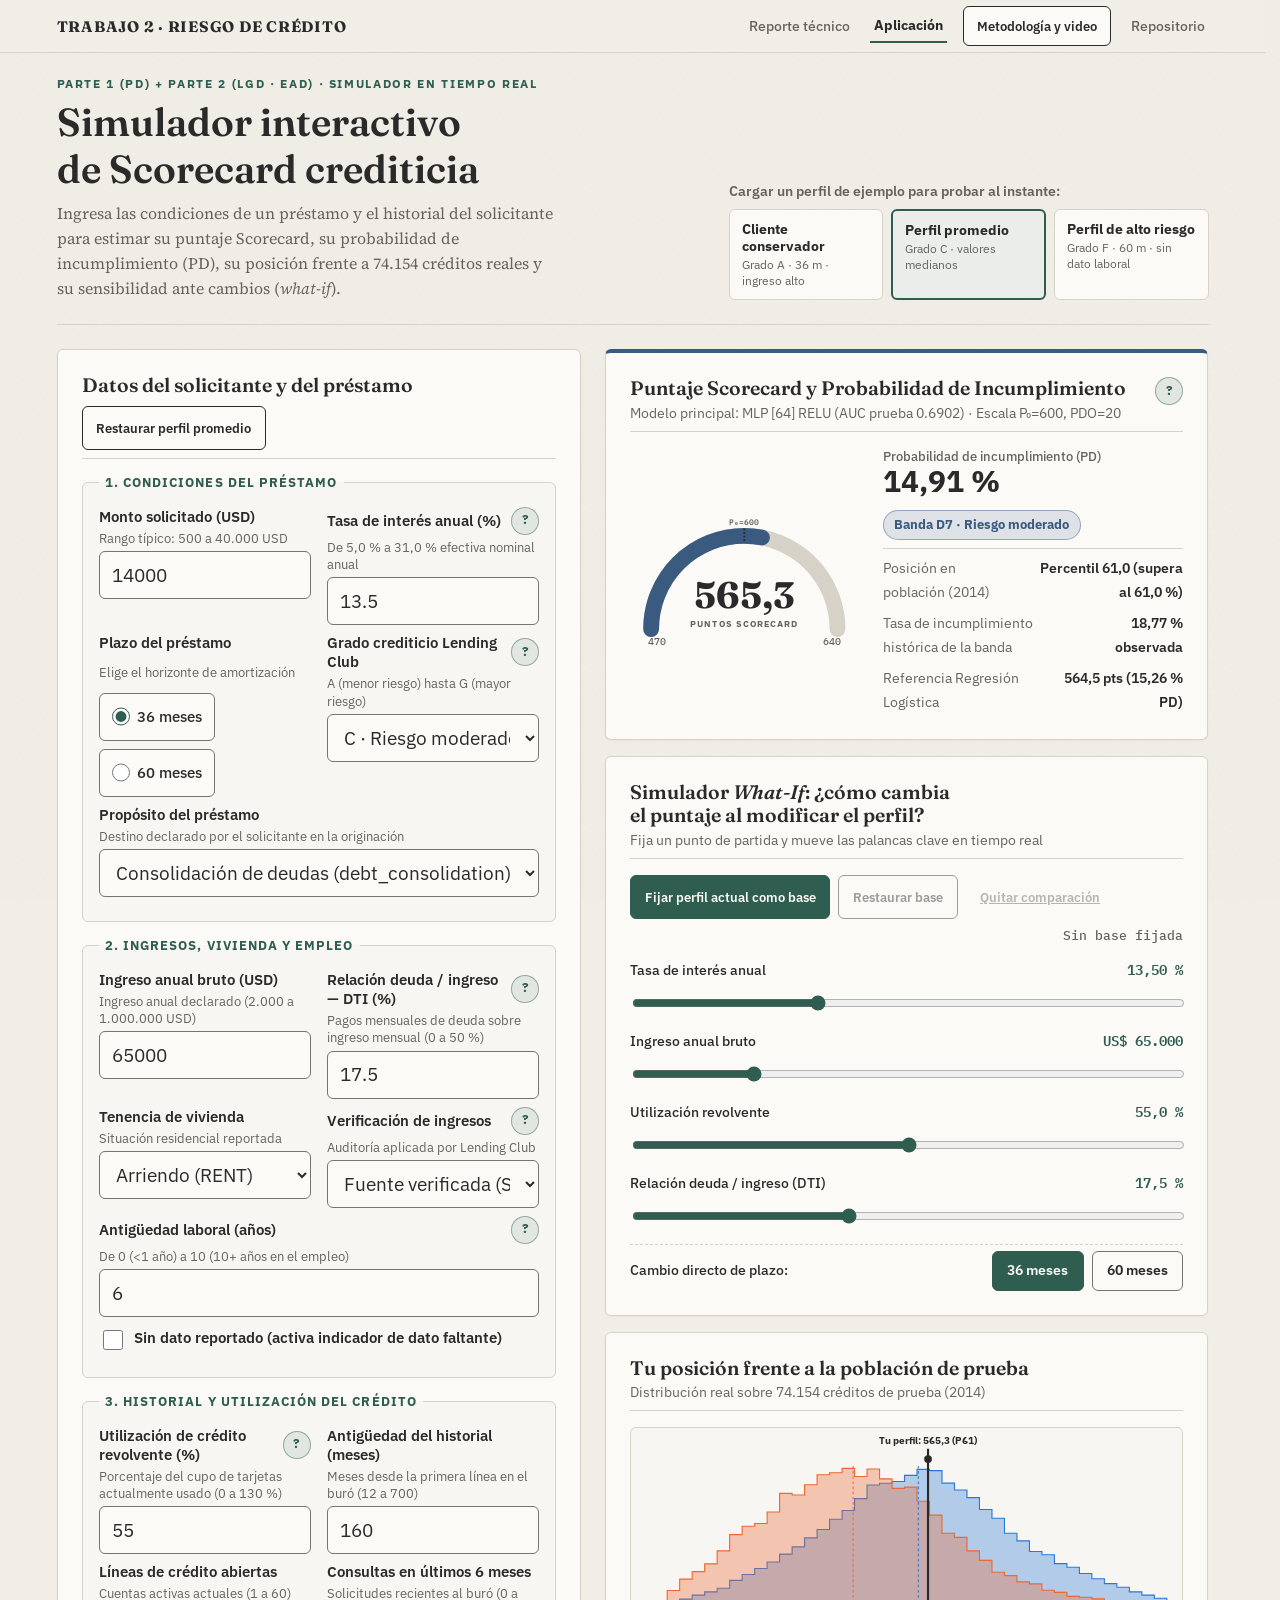
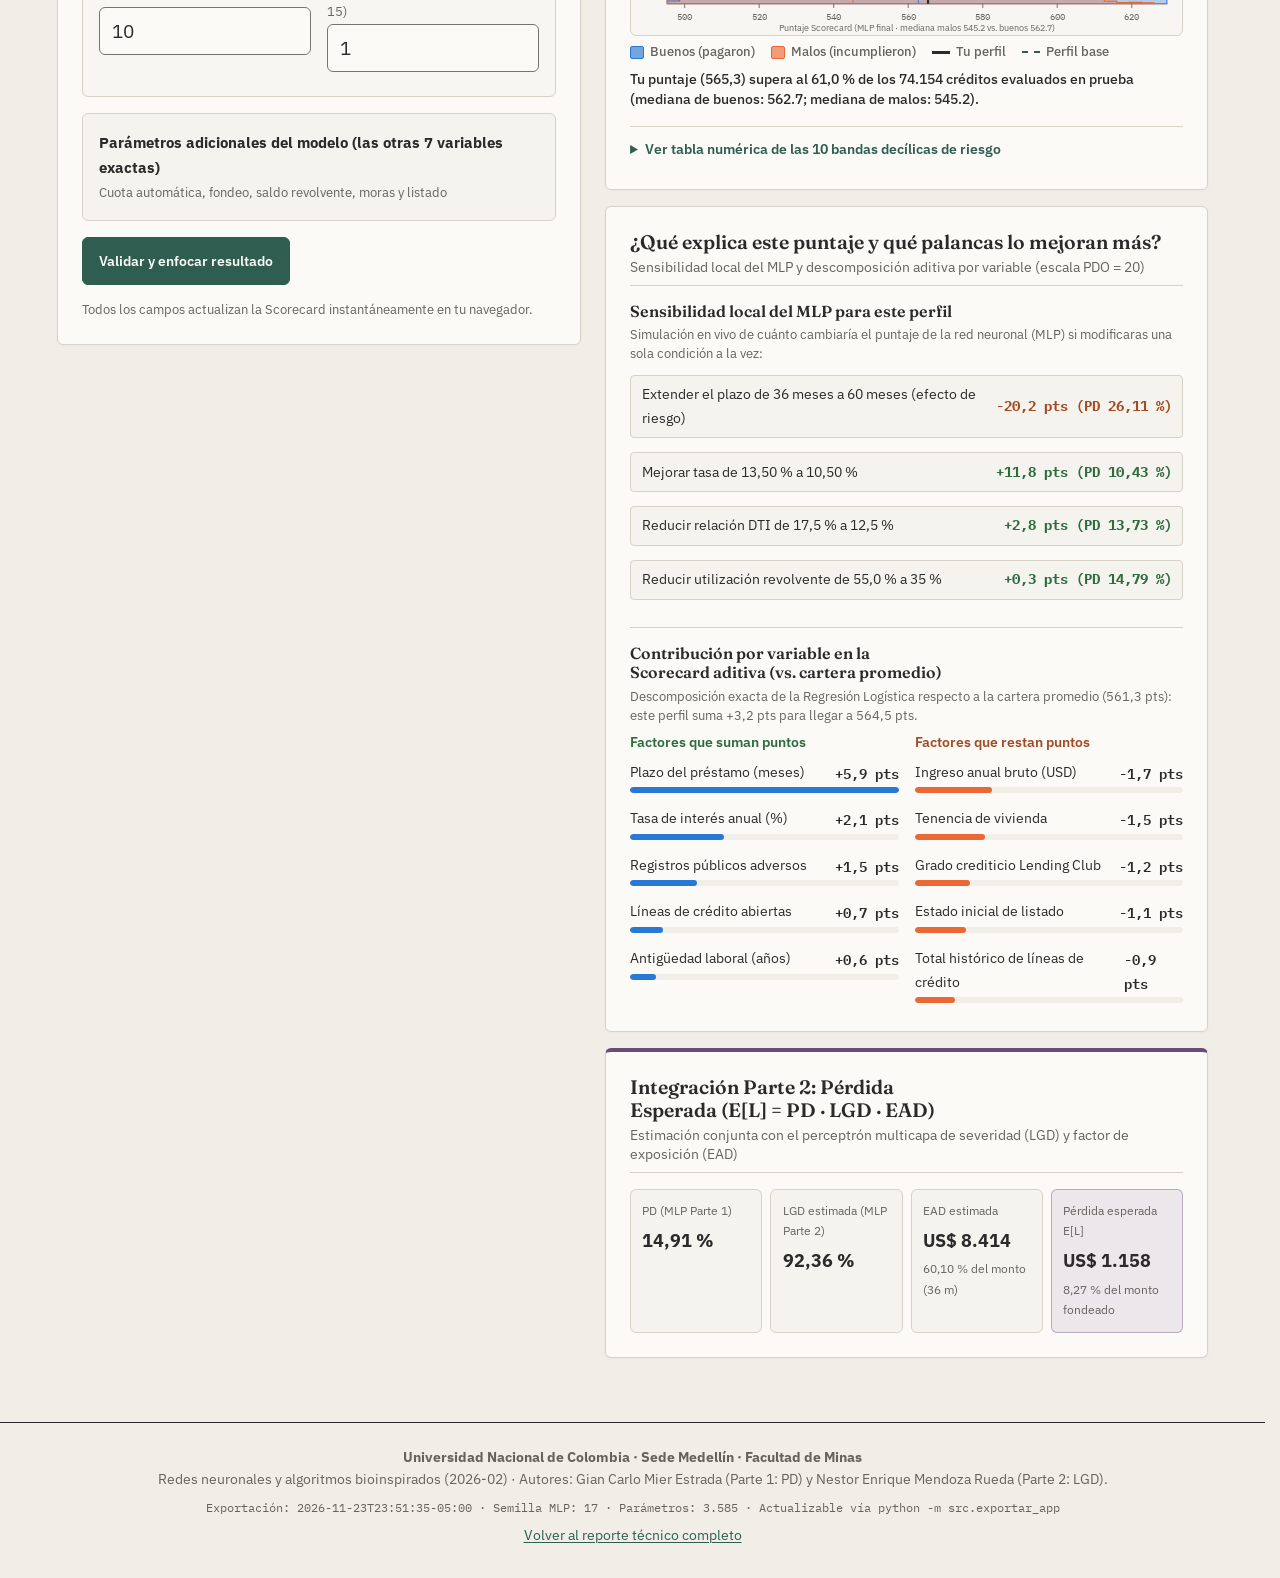
<file: docs/app/index.html>
<!doctype html>
<html lang="es">

<head>
  <meta charset="utf-8">
  <meta name="viewport" content="width=device-width, initial-scale=1">
  <meta name="color-scheme" content="light">
  <meta name="description"
    content="Simulador interactivo de Scorecard crediticia (PD, LGD y pérdida esperada) basado en los modelos entrenados sobre créditos de Lending Club.">
  <title>Simulador de Scorecard Crediticia | Trabajo 2</title>

  <link rel="preconnect" href="https://fonts.googleapis.com">
  <link rel="preconnect" href="https://fonts.gstatic.com" crossorigin>
  <link rel="stylesheet"
    href="https://fonts.googleapis.com/css2?family=Fraunces:ital,opsz,wght@0,9..144,500;0,9..144,600;1,9..144,500&family=IBM+Plex+Mono:wght@400;500&family=IBM+Plex+Sans:wght@400;500;600;700&family=Source+Serif+4:ital,opsz,wght@0,8..60,400;0,8..60,600;1,8..60,400&display=swap">

  <link rel="stylesheet" href="../assets/css/paletas.css">
  <link rel="stylesheet" href="../assets/css/tokens.css">
  <link rel="stylesheet" href="../assets/css/base.css">
  <link rel="stylesheet" href="app.css">

  <script defer src="data/modelo_web.js"></script>
  <script defer src="app.js"></script>
</head>

<body>
  <a class="saltar" href="#titulo-app">Saltar al simulador</a>

  <header class="cabecera">
    <div class="cabecera__inner">
      <a class="marca" href="../index.html">Trabajo 2 · Riesgo de Crédito</a>
      <nav aria-label="Principal">
        <a class="nav-enlace" href="../index.html">Reporte técnico</a>
        <a class="nav-enlace activo" href="#simulador" aria-current="page">Aplicación</a>
        <button class="nav-btn" type="button" commandfor="dialog-metodologia" command="show-modal">
          Metodología y video
        </button>
        <a class="nav-enlace"
          href="https://github.com/Gmiercrack/Redes-Neuronales-y-algoritmos-Bionispirados---Trabajo-2" target="_blank"
          rel="noopener noreferrer">Repositorio</a>
      </nav>
    </div>
  </header>

  <main id="simulador" class="app-contenedor">
    <section class="hero-app">
      <div class="hero-app__texto">
        <p class="antetitulo">Parte 1 (PD) + Parte 2 (LGD · EAD) · Simulador en tiempo real</p>
        <h1 id="titulo-app" tabindex="-1">Simulador interactivo de Scorecard crediticia</h1>
        <p class="bajada">
          Ingresa las condiciones de un préstamo y el historial del solicitante para estimar su puntaje Scorecard,
          su probabilidad de incumplimiento (PD), su posición frente a 74.154 créditos reales y su sensibilidad
          ante cambios (<em>what-if</em>).
        </p>
      </div>

      <div class="hero-app__perfiles">
        <p class="perfiles-etiqueta" id="etiqueta-presets">Cargar un perfil de ejemplo para probar al instante:</p>
        <div class="perfiles-barra" role="group" aria-labelledby="etiqueta-presets">
          <button type="button" class="btn-preset" data-preset="bajo_riesgo">
            <span class="btn-preset__titulo">Cliente conservador</span>
            <span class="btn-preset__detalle">Grado A · 36 m · ingreso alto</span>
          </button>
          <button type="button" class="btn-preset activo" data-preset="perfil_medio">
            <span class="btn-preset__titulo">Perfil promedio</span>
            <span class="btn-preset__detalle">Grado C · valores medianos</span>
          </button>
          <button type="button" class="btn-preset" data-preset="alto_riesgo">
            <span class="btn-preset__titulo">Perfil de alto riesgo</span>
            <span class="btn-preset__detalle">Grado F · 60 m · sin dato laboral</span>
          </button>
        </div>
      </div>
    </section>

    <div id="banner-error" class="banner-alerta" role="alert" hidden>
      <strong>No se pudo cargar el paquete del modelo (<code>data/modelo_web.json</code> / <code>data/modelo_web.js</code>).</strong>
      Regenera ambos archivos ejecutando desde <code>parte_1/</code>:
      <code>..\.venv\Scripts\python.exe -m src.exportar_app --config configs/pd.yaml</code>,
      o levanta un servidor local desde la raíz del proyecto con:
      <code>.\.venv\Scripts\python.exe -m http.server 8000 --directory docs</code>
      y abre <code>http://localhost:8000/app/</code>.
    </div>

    <div id="anunciador-estado" class="sr-only" aria-live="polite" aria-atomic="true"></div>

    <div class="app-grid">
      <!-- ==================== COLUMNA IZQUIERDA: FORMULARIO ==================== -->
      <section class="columna-formulario">
        <div class="tarjeta formulario-tarjeta">
          <div class="tarjeta-barra">
            <h2>Datos del solicitante y del préstamo</h2>
            <button type="button" class="btn-secundario btn-compacto" id="btn-reiniciar">Restaurar perfil promedio</button>
          </div>

          <form id="form-perfil" novalidate>
            <!-- FIELDSET 1 -->
            <fieldset class="grupo-campos">
              <legend>1. Condiciones del préstamo</legend>

              <div class="campos-dos">
                <div class="campo">
                  <div class="campo-cabecera">
                    <label for="inp-loan_amnt">Monto solicitado (USD)</label>
                  </div>
                  <span id="help-loan_amnt" class="campo-ayuda">Rango típico: 500 a 40.000 USD</span>
                  <input id="inp-loan_amnt" name="loan_amnt" type="number" inputmode="decimal"
                    min="500" max="40000" step="any" required
                    aria-describedby="help-loan_amnt" data-error="err-loan_amnt">
                  <span id="err-loan_amnt" class="campo-error">
                    <span role="img" aria-label="Error">⚠</span>
                    <span class="err-texto">Ingresa un monto entre 500 y 40.000 USD.</span>
                  </span>
                </div>

                <div class="campo">
                  <div class="campo-cabecera">
                    <label for="inp-int_rate">Tasa de interés anual (%)</label>
                    <button type="button" class="btn-ayuda" commandfor="pop-int_rate" command="toggle-popover"
                      aria-label="Más información sobre tasa de interés">?</button>
                  </div>
                  <span id="help-int_rate" class="campo-ayuda">De 5,0 % a 31,0 % efectiva nominal anual</span>
                  <input id="inp-int_rate" name="int_rate" type="number" inputmode="decimal"
                    min="5" max="31" step="any" required
                    aria-describedby="help-int_rate" data-error="err-int_rate">
                  <span id="err-int_rate" class="campo-error">
                    <span role="img" aria-label="Error">⚠</span>
                    <span class="err-texto">Ingresa una tasa entre 5 % y 31 %.</span>
                  </span>
                </div>
              </div>

              <div class="campos-dos">
                <fieldset class="sub-fieldset">
                  <legend>Plazo del préstamo</legend>
                  <span id="help-plazo_meses" class="campo-ayuda">Elige el horizonte de amortización</span>
                  <div class="radio-grupo">
                    <div class="radio-opcion">
                      <input id="rad-plazo-36" name="plazo_meses" type="radio" value="36" required>
                      <label for="rad-plazo-36">36 meses</label>
                    </div>
                    <div class="radio-opcion">
                      <input id="rad-plazo-60" name="plazo_meses" type="radio" value="60">
                      <label for="rad-plazo-60">60 meses</label>
                    </div>
                  </div>
                </fieldset>

                <div class="campo">
                  <div class="campo-cabecera">
                    <label for="inp-grade">Grado crediticio Lending Club</label>
                    <button type="button" class="btn-ayuda" commandfor="pop-grade" command="toggle-popover"
                      aria-label="Más información sobre grado crediticio">?</button>
                  </div>
                  <span id="help-grade" class="campo-ayuda">A (menor riesgo) hasta G (mayor riesgo)</span>
                  <select id="inp-grade" name="grade" required aria-describedby="help-grade" data-error="err-grade">
                    <option value="A">A · Perfil preferencial</option>
                    <option value="B">B · Riesgo bajo</option>
                    <option value="C">C · Riesgo moderado</option>
                    <option value="D">D · Riesgo medio-alto</option>
                    <option value="E">E · Riesgo alto</option>
                    <option value="F">F · Riesgo muy alto</option>
                    <option value="G">G · Riesgo extremo</option>
                  </select>
                  <span id="err-grade" class="campo-error">
                    <span role="img" aria-label="Error">⚠</span>
                    <span class="err-texto">Selecciona un grado crediticio.</span>
                  </span>
                </div>
              </div>

              <div class="campo">
                <div class="campo-cabecera">
                  <label for="inp-purpose">Propósito del préstamo</label>
                </div>
                <span id="help-purpose" class="campo-ayuda">Destino declarado por el solicitante en la originación</span>
                <select id="inp-purpose" name="purpose" required aria-describedby="help-purpose" data-error="err-purpose">
                  <option value="debt_consolidation">Consolidación de deudas (debt_consolidation)</option>
                  <option value="credit_card">Refinanciación de tarjetas (credit_card)</option>
                  <option value="home_improvement">Mejoras del hogar (home_improvement)</option>
                  <option value="major_purchase">Compra mayor (major_purchase)</option>
                  <option value="small_business">Pequeña empresa (small_business)</option>
                  <option value="car">Vehículo (car)</option>
                  <option value="medical">Gastos médicos (medical)</option>
                  <option value="moving">Mudanza (moving)</option>
                  <option value="vacation">Vacaciones (vacation)</option>
                  <option value="house">Vivienda (house)</option>
                  <option value="wedding">Boda (wedding)</option>
                  <option value="other">Otro propósito (other)</option>
                  <option value="renewable_energy">Energía renovable · infrecuente</option>
                  <option value="educational">Educación · infrecuente</option>
                </select>
                <span id="err-purpose" class="campo-error">
                  <span role="img" aria-label="Error">⚠</span>
                  <span class="err-texto">Selecciona un propósito válido.</span>
                </span>
              </div>
            </fieldset>

            <!-- FIELDSET 2 -->
            <fieldset class="grupo-campos">
              <legend>2. Ingresos, vivienda y empleo</legend>

              <div class="campos-dos">
                <div class="campo">
                  <div class="campo-cabecera">
                    <label for="inp-annual_inc">Ingreso anual bruto (USD)</label>
                  </div>
                  <span id="help-annual_inc" class="campo-ayuda">Ingreso anual declarado (2.000 a 1.000.000 USD)</span>
                  <input id="inp-annual_inc" name="annual_inc" type="number" inputmode="decimal"
                    min="2000" max="1000000" step="any" required
                    aria-describedby="help-annual_inc" data-error="err-annual_inc">
                  <span id="err-annual_inc" class="campo-error">
                    <span role="img" aria-label="Error">⚠</span>
                    <span class="err-texto">Ingresa un ingreso entre 2.000 y 1.000.000 USD.</span>
                  </span>
                </div>

                <div class="campo">
                  <div class="campo-cabecera">
                    <label for="inp-dti">Relación deuda / ingreso — DTI (%)</label>
                    <button type="button" class="btn-ayuda" commandfor="pop-dti" command="toggle-popover"
                      aria-label="Más información sobre el índice DTI">?</button>
                  </div>
                  <span id="help-dti" class="campo-ayuda">Pagos mensuales de deuda sobre ingreso mensual (0 a 50 %)</span>
                  <input id="inp-dti" name="dti" type="number" inputmode="decimal"
                    min="0" max="50" step="any" required
                    aria-describedby="help-dti" data-error="err-dti">
                  <span id="err-dti" class="campo-error">
                    <span role="img" aria-label="Error">⚠</span>
                    <span class="err-texto">Ingresa un DTI entre 0 % y 50 %.</span>
                  </span>
                </div>
              </div>

              <div class="campos-dos">
                <div class="campo">
                  <div class="campo-cabecera">
                    <label for="inp-home_ownership">Tenencia de vivienda</label>
                  </div>
                  <span id="help-home_ownership" class="campo-ayuda">Situación residencial reportada</span>
                  <select id="inp-home_ownership" name="home_ownership" required
                    aria-describedby="help-home_ownership" data-error="err-home_ownership">
                    <option value="MORTGAGE">Hipoteca (MORTGAGE)</option>
                    <option value="RENT">Arriendo (RENT)</option>
                    <option value="OWN">Propia pagada (OWN)</option>
                    <option value="OTHER">Otra · infrecuente (OTHER)</option>
                  </select>
                  <span id="err-home_ownership" class="campo-error">
                    <span role="img" aria-label="Error">⚠</span>
                    <span class="err-texto">Selecciona una tenencia de vivienda.</span>
                  </span>
                </div>

                <div class="campo">
                  <div class="campo-cabecera">
                    <label for="inp-verification_status">Verificación de ingresos</label>
                    <button type="button" class="btn-ayuda" commandfor="pop-verif" command="toggle-popover"
                      aria-label="Más información sobre verificación de ingresos">?</button>
                  </div>
                  <span id="help-verification_status" class="campo-ayuda">Auditoría aplicada por Lending Club</span>
                  <select id="inp-verification_status" name="verification_status" required
                    aria-describedby="help-verification_status" data-error="err-verification_status">
                    <option value="Not Verified">Sin verificar (Not Verified)</option>
                    <option value="Source Verified">Fuente verificada (Source Verified)</option>
                    <option value="Verified">Ingreso verificado (Verified)</option>
                  </select>
                  <span id="err-verification_status" class="campo-error">
                    <span role="img" aria-label="Error">⚠</span>
                    <span class="err-texto">Selecciona un estado de verificación.</span>
                  </span>
                </div>
              </div>

              <div class="campo">
                <div class="campo-cabecera">
                  <label for="inp-antiguedad_empleo">Antigüedad laboral (años)</label>
                  <button type="button" class="btn-ayuda" commandfor="pop-antiguedad" command="toggle-popover"
                    aria-label="Más información sobre antigüedad laboral faltante">?</button>
                </div>
                <span id="help-antiguedad_empleo" class="campo-ayuda">De 0 (&lt;1 año) a 10 (10+ años en el empleo)</span>
                <input id="inp-antiguedad_empleo" name="antiguedad_empleo" type="number" inputmode="numeric"
                  min="0" max="10" step="1"
                  aria-describedby="help-antiguedad_empleo" data-error="err-antiguedad_empleo">
                <span id="err-antiguedad_empleo" class="campo-error">
                  <span role="img" aria-label="Error">⚠</span>
                  <span class="err-texto">Ingresa años enteros entre 0 y 10, o marca "Sin dato".</span>
                </span>
                <div class="check-inline">
                  <input id="chk-sin-antiguedad" name="sin_antiguedad" type="checkbox">
                  <label for="chk-sin-antiguedad">Sin dato reportado (activa indicador de dato faltante)</label>
                </div>
              </div>
            </fieldset>

            <!-- FIELDSET 3 -->
            <fieldset class="grupo-campos">
              <legend>3. Historial y utilización del crédito</legend>

              <div class="campos-dos">
                <div class="campo">
                  <div class="campo-cabecera">
                    <label for="inp-revol_util">Utilización de crédito revolvente (%)</label>
                    <button type="button" class="btn-ayuda" commandfor="pop-revol" command="toggle-popover"
                      aria-label="Más información sobre utilización revolvente">?</button>
                  </div>
                  <span id="help-revol_util" class="campo-ayuda">Porcentaje del cupo de tarjetas actualmente usado (0 a 130 %)</span>
                  <input id="inp-revol_util" name="revol_util" type="number" inputmode="decimal"
                    min="0" max="130" step="any" required
                    aria-describedby="help-revol_util" data-error="err-revol_util">
                  <span id="err-revol_util" class="campo-error">
                    <span role="img" aria-label="Error">⚠</span>
                    <span class="err-texto">Ingresa un valor entre 0 % y 130 %.</span>
                  </span>
                </div>

                <div class="campo">
                  <div class="campo-cabecera">
                    <label for="inp-meses_historial_credito">Antigüedad del historial (meses)</label>
                  </div>
                  <span id="help-meses_historial_credito" class="campo-ayuda">Meses desde la primera línea en el buró (12 a 700)</span>
                  <input id="inp-meses_historial_credito" name="meses_historial_credito" type="number" inputmode="numeric"
                    min="12" max="700" step="1" required
                    aria-describedby="help-meses_historial_credito" data-error="err-meses_historial_credito">
                  <span id="err-meses_historial_credito" class="campo-error">
                    <span role="img" aria-label="Error">⚠</span>
                    <span class="err-texto">Ingresa un historial entre 12 y 700 meses.</span>
                  </span>
                </div>
              </div>

              <div class="campos-dos">
                <div class="campo">
                  <div class="campo-cabecera">
                    <label for="inp-open_acc">Líneas de crédito abiertas</label>
                  </div>
                  <span id="help-open_acc" class="campo-ayuda">Cuentas activas actuales (1 a 60)</span>
                  <input id="inp-open_acc" name="open_acc" type="number" inputmode="numeric"
                    min="1" max="60" step="1" required
                    aria-describedby="help-open_acc" data-error="err-open_acc">
                  <span id="err-open_acc" class="campo-error">
                    <span role="img" aria-label="Error">⚠</span>
                    <span class="err-texto">Ingresa un entero entre 1 y 60.</span>
                  </span>
                </div>

                <div class="campo">
                  <div class="campo-cabecera">
                    <label for="inp-inq_last_6mths">Consultas en últimos 6 meses</label>
                  </div>
                  <span id="help-inq_last_6mths" class="campo-ayuda">Solicitudes recientes al buró (0 a 15)</span>
                  <input id="inp-inq_last_6mths" name="inq_last_6mths" type="number" inputmode="numeric"
                    min="0" max="15" step="1" required
                    aria-describedby="help-inq_last_6mths" data-error="err-inq_last_6mths">
                  <span id="err-inq_last_6mths" class="campo-error">
                    <span role="img" aria-label="Error">⚠</span>
                    <span class="err-texto">Ingresa un entero entre 0 y 15.</span>
                  </span>
                </div>
              </div>
            </fieldset>

            <!-- FIELDSET 4 COLAPSABLE: PARÁMETROS ADICIONALES (COMPLETA LAS 21 VARIABLES) -->
            <details class="bloque-avanzado" id="detalles-avanzados">
              <summary>
                <span class="resumen-titulo">Parámetros adicionales del modelo (las otras 7 variables exactas)</span>
                <span class="resumen-subtitulo">Cuota automática, fondeo, saldo revolvente, moras y listado</span>
              </summary>

              <fieldset class="grupo-campos grupo-avanzado">
                <legend>4. Detalles complementarios de las 21 variables</legend>

                <div class="check-inline check-arriba">
                  <input id="chk-auto-cuota" name="auto_cuota" type="checkbox" checked>
                  <label for="chk-auto-cuota">
                    Sincronizar monto fondeado y calcular cuota mensual automáticamente (amortización francesa)
                  </label>
                </div>

                <div class="campos-dos">
                  <div class="campo">
                    <div class="campo-cabecera">
                      <label for="inp-installment">Cuota mensual (USD)</label>
                    </div>
                    <span id="help-installment" class="campo-ayuda">Calculada según monto, tasa y plazo</span>
                    <input id="inp-installment" name="installment" type="number" inputmode="decimal"
                      min="10" max="2000" step="any" required
                      aria-describedby="help-installment" data-error="err-installment">
                    <span id="err-installment" class="campo-error">
                      <span role="img" aria-label="Error">⚠</span>
                      <span class="err-texto">Ingresa una cuota entre 10 y 2.000 USD.</span>
                    </span>
                  </div>

                  <div class="campo">
                    <div class="campo-cabecera">
                      <label for="inp-funded_amnt">Monto fondeado (USD)</label>
                    </div>
                    <span id="help-funded_amnt" class="campo-ayuda">Habitualmente igual al monto solicitado</span>
                    <input id="inp-funded_amnt" name="funded_amnt" type="number" inputmode="decimal"
                      min="500" max="40000" step="any" required
                      aria-describedby="help-funded_amnt" data-error="err-funded_amnt">
                    <span id="err-funded_amnt" class="campo-error">
                      <span role="img" aria-label="Error">⚠</span>
                      <span class="err-texto">Ingresa un valor entre 500 y 40.000 USD.</span>
                    </span>
                  </div>
                </div>

                <div class="campos-dos">
                  <div class="campo">
                    <div class="campo-cabecera">
                      <label for="inp-revol_bal">Saldo revolvente (USD)</label>
                    </div>
                    <span id="help-revol_bal" class="campo-ayuda">Saldo total en líneas rotativas</span>
                    <input id="inp-revol_bal" name="revol_bal" type="number" inputmode="decimal"
                      min="0" max="300000" step="any" required
                      aria-describedby="help-revol_bal" data-error="err-revol_bal">
                    <span id="err-revol_bal" class="campo-error">
                      <span role="img" aria-label="Error">⚠</span>
                      <span class="err-texto">Ingresa un saldo entre 0 y 300.000 USD.</span>
                    </span>
                  </div>

                  <div class="campo">
                    <div class="campo-cabecera">
                      <label for="inp-total_acc">Total histórico de líneas</label>
                    </div>
                    <span id="help-total_acc" class="campo-ayuda">Total de cuentas cerradas y abiertas (1 a 120)</span>
                    <input id="inp-total_acc" name="total_acc" type="number" inputmode="numeric"
                      min="1" max="120" step="1" required
                      aria-describedby="help-total_acc" data-error="err-total_acc">
                    <span id="err-total_acc" class="campo-error">
                      <span role="img" aria-label="Error">⚠</span>
                      <span class="err-texto">Ingresa un entero entre 1 y 120.</span>
                    </span>
                  </div>
                </div>

                <div class="campos-dos">
                  <div class="campo">
                    <div class="campo-cabecera">
                      <label for="inp-delinq_2yrs">Moras &gt;30 días en 2 años</label>
                    </div>
                    <span id="help-delinq_2yrs" class="campo-ayuda">Incidencias registradas en los últimos 24 meses</span>
                    <input id="inp-delinq_2yrs" name="delinq_2yrs" type="number" inputmode="numeric"
                      min="0" max="20" step="1" required
                      aria-describedby="help-delinq_2yrs" data-error="err-delinq_2yrs">
                    <span id="err-delinq_2yrs" class="campo-error">
                      <span role="img" aria-label="Error">⚠</span>
                      <span class="err-texto">Ingresa un entero entre 0 y 20.</span>
                    </span>
                  </div>

                  <div class="campo">
                    <div class="campo-cabecera">
                      <label for="inp-pub_rec">Registros públicos adversos</label>
                    </div>
                    <span id="help-pub_rec" class="campo-ayuda">Quiebras o embargos públicos (0 a 10)</span>
                    <input id="inp-pub_rec" name="pub_rec" type="number" inputmode="numeric"
                      min="0" max="10" step="1" required
                      aria-describedby="help-pub_rec" data-error="err-pub_rec">
                    <span id="err-pub_rec" class="campo-error">
                      <span role="img" aria-label="Error">⚠</span>
                      <span class="err-texto">Ingresa un entero entre 0 y 10.</span>
                    </span>
                  </div>
                </div>

                <fieldset class="sub-fieldset">
                  <legend>Estado inicial de listado (initial_list_status)</legend>
                  <span id="help-initial_list_status" class="campo-ayuda">Modalidad de colocación en plataforma</span>
                  <div class="radio-grupo">
                    <div class="radio-opcion">
                      <input id="rad-list-f" name="initial_list_status" type="radio" value="f" required>
                      <label for="rad-list-f">Fraccional (f)</label>
                    </div>
                    <div class="radio-opcion">
                      <input id="rad-list-w" name="initial_list_status" type="radio" value="w">
                      <label for="rad-list-w">Completo institucional (w)</label>
                    </div>
                  </div>
                </fieldset>
              </fieldset>
            </details>

            <div class="form-pie">
              <button type="submit" class="btn-primario">Validar y enfocar resultado</button>
              <span class="form-nota">Todos los campos actualizan la Scorecard instantáneamente en tu navegador.</span>
            </div>
          </form>
        </div>
      </section>

      <!-- ==================== COLUMNA DERECHA: RESULTADOS EN VIVO ==================== -->
      <section class="columna-resultados" id="resultados-panel">
        <!-- TARJETA 1: RESULTADO SCORECARD -->
        <article class="tarjeta tarjeta-principal">
          <div class="tarjeta-barra">
            <div>
              <h2>Puntaje Scorecard y Probabilidad de Incumplimiento</h2>
              <p class="subtitulo-tarjeta" id="subtitulo-modelo">Modelo principal: MLP · escala PDO 20</p>
            </div>
            <button type="button" class="btn-ayuda" commandfor="pop-scorecard" command="toggle-popover"
              aria-label="Cómo se interpreta la escala Scorecard">?</button>
          </div>

          <div class="kpi-grid">
            <div class="gauge-contenedor">
              <svg id="svg-gauge" viewBox="0 0 260 155" class="svg-gauge" role="img"
                aria-label="Indicador semicircular de puntaje Scorecard">
                <path d="M 24 132 A 106 106 0 0 1 236 132" class="gauge-pista" />
                <path id="gauge-arco" d="M 24 132 A 106 106 0 0 1 236 132" class="gauge-relleno"
                  pathLength="100" stroke-dasharray="100" stroke-dashoffset="50" />
                <line id="gauge-p0-marca" x1="130" y1="18" x2="130" y2="33" class="gauge-p0" />
                <text id="gauge-p0-texto" x="130" y="14" class="gauge-p0-txt">P₀=600</text>
                <text id="gauge-puntaje" x="130" y="108" class="gauge-valor">---</text>
                <text x="130" y="130" class="gauge-etiqueta">PUNTOS SCORECARD</text>
                <text x="20" y="150" class="gauge-extremo">470</text>
                <text x="240" y="150" class="gauge-extremo" text-anchor="end">640</text>
              </svg>
            </div>

            <div class="kpi-detalles">
              <div class="kpi-fila-destacada">
                <div>
                  <span class="kpi-nombre">Probabilidad de incumplimiento (PD)</span>
                  <strong class="kpi-dato-grande" id="out-pd-mlp">-- %</strong>
                </div>
                <div class="insignia-banda" id="out-banda-badge">Banda --</div>
              </div>

              <dl class="lista-metricas">
                <div>
                  <dt>Posición en población (2014)</dt>
                  <dd id="out-percentil">--</dd>
                </div>
                <div>
                  <dt>Tasa de incumplimiento histórica de la banda</dt>
                  <dd id="out-tasa-banda">--</dd>
                </div>
                <div>
                  <dt>Referencia Regresión Logística</dt>
                  <dd id="out-lr-ref">--</dd>
                </div>
              </dl>
            </div>
          </div>

          <div id="badge-delta-whatif" class="delta-banner" hidden>
            <strong>Comparación frente a tu perfil base fijado:</strong>
            <span id="texto-delta-whatif">--</span>
          </div>
        </article>

        <!-- TARJETA 2: SIMULADOR WHAT-IF -->
        <article class="tarjeta">
          <div class="tarjeta-barra">
            <div>
              <h2>Simulador <em>What-If</em>: ¿cómo cambia el puntaje al modificar el perfil?</h2>
              <p class="subtitulo-tarjeta">Fija un punto de partida y mueve las palancas clave en tiempo real</p>
            </div>
          </div>

          <div class="whatif-controles-base">
            <button type="button" class="btn-primario btn-compacto" id="btn-fijar-base">
              Fijar perfil actual como base
            </button>
            <button type="button" class="btn-secundario btn-compacto" id="btn-restaurar-base" disabled>
              Restaurar base
            </button>
            <button type="button" class="btn-texto btn-compacto" id="btn-quitar-base" disabled>
              Quitar comparación
            </button>
            <span class="estado-base-txt" id="txt-estado-base">Sin base fijada</span>
          </div>

          <div class="whatif-sliders">
            <div class="slider-fila">
              <div class="slider-etiquetas">
                <label for="sld-int_rate">Tasa de interés anual</label>
                <span class="slider-valor" id="val-sld-int_rate">--</span>
              </div>
              <input id="sld-int_rate" type="range" min="5" max="31" step="0.2" value="13.5">
            </div>

            <div class="slider-fila">
              <div class="slider-etiquetas">
                <label for="sld-annual_inc">Ingreso anual bruto</label>
                <span class="slider-valor" id="val-sld-annual_inc">--</span>
              </div>
              <input id="sld-annual_inc" type="range" min="15000" max="250000" step="2500" value="65000">
            </div>

            <div class="slider-fila">
              <div class="slider-etiquetas">
                <label for="sld-revol_util">Utilización revolvente</label>
                <span class="slider-valor" id="val-sld-revol_util">--</span>
              </div>
              <input id="sld-revol_util" type="range" min="0" max="110" step="1" value="55">
            </div>

            <div class="slider-fila">
              <div class="slider-etiquetas">
                <label for="sld-dti">Relación deuda / ingreso (DTI)</label>
                <span class="slider-valor" id="val-sld-dti">--</span>
              </div>
              <input id="sld-dti" type="range" min="0" max="45" step="0.5" value="17.5">
            </div>

            <div class="slider-fila slider-plazo">
              <span class="slider-etiqueta-plana">Cambio directo de plazo:</span>
              <div class="botones-plazo">
                <button type="button" class="btn-pill" id="btn-whatif-36" data-plazo="36" aria-pressed="true">36 meses</button>
                <button type="button" class="btn-pill" id="btn-whatif-60" data-plazo="60" aria-pressed="false">60 meses</button>
              </div>
            </div>
          </div>
        </article>

        <!-- TARJETA 3: POSICIÓN EN POBLACIÓN -->
        <article class="tarjeta">
          <div class="tarjeta-barra">
            <div>
              <h2>Tu posición frente a la población de prueba</h2>
              <p class="subtitulo-tarjeta" id="subtitulo-poblacion">Distribución sobre 74.154 créditos fuera de tiempo (2014)</p>
            </div>
          </div>

          <figure class="grafica-poblacion">
            <svg id="svg-poblacion" viewBox="0 0 640 240" class="svg-poblacion" role="img"
              aria-label="Histograma comparativo de puntajes entre créditos buenos y malos con la posición del perfil actual">
            </svg>
            <div class="leyenda-grafica" aria-hidden="true">
              <span class="ley-item"><span class="muestra bueno"></span>Buenos (pagaron)</span>
              <span class="ley-item"><span class="muestra malo"></span>Malos (incumplieron)</span>
              <span class="ley-item"><span class="linea-ley actual"></span>Tu perfil</span>
              <span class="ley-item" id="leyenda-base-item" hidden><span class="linea-ley base"></span>Perfil base</span>
            </div>
            <figcaption id="caption-poblacion" class="grafica-caption">
              Cargando distribución de referencia...
            </figcaption>
          </figure>

          <details class="acordeon-tabla">
            <summary>Ver tabla numérica de las 10 bandas decílicas de riesgo</summary>
            <div class="tabla-envoltorio" tabindex="0">
              <table class="tabla-bandas" id="tabla-bandas">
                <caption>Tasa de incumplimiento observada por decil de puntaje del MLP en prueba (2014)</caption>
                <thead>
                  <tr>
                    <th scope="col">Banda</th>
                    <th scope="col">Rango de puntaje</th>
                    <th scope="col">Créditos</th>
                    <th scope="col">PD media MLP</th>
                    <th scope="col">Incumplimiento real</th>
                  </tr>
                </thead>
                <tbody id="tbody-bandas"></tbody>
              </table>
            </div>
          </details>
        </article>

        <!-- TARJETA 4: DESCOMPOSICIÓN ADITIVA Y SENSIBILIDAD DEL MLP -->
        <article class="tarjeta">
          <div class="tarjeta-barra">
            <div>
              <h2>¿Qué explica este puntaje y qué palancas lo mejoran más?</h2>
              <p class="subtitulo-tarjeta">
                Sensibilidad local del MLP y descomposición aditiva por variable (escala PDO = 20)
              </p>
            </div>
          </div>

          <div class="bloque-explicabilidad">
            <h3>Sensibilidad local del MLP para este perfil</h3>
            <p class="ayuda-bloque">
              Simulación en vivo de cuánto cambiaría el puntaje de la red neuronal (MLP) si modificaras una sola condición a la vez:
            </p>
            <ul id="lista-palancas-mlp" class="lista-palancas"></ul>
          </div>

          <div class="bloque-explicabilidad">
            <h3>Contribución por variable en la Scorecard aditiva (vs. cartera promedio)</h3>
            <p class="ayuda-bloque" id="resumen-aditivo-lr">
              Descomposición exacta de la Regresión Logística agrupada en las 21 variables originales.
            </p>
            <div class="contribuciones-grid">
              <div>
                <h4 class="titulo-subgrid pos">Factores que suman puntos</h4>
                <ul id="lista-factores-pos" class="lista-factores"></ul>
              </div>
              <div>
                <h4 class="titulo-subgrid neg">Factores que restan puntos</h4>
                <ul id="lista-factores-neg" class="lista-factores"></ul>
              </div>
            </div>
          </div>
        </article>

        <!-- TARJETA 5: INTEGRACIÓN PARTE 2 (PERDIDA ESPERADA) -->
        <article class="tarjeta tarjeta-el" id="tarjeta-perdida-esperada" hidden>
          <div class="tarjeta-barra">
            <div>
              <h2>Integración Parte 2: Pérdida Esperada (E[L] = PD · LGD · EAD)</h2>
              <p class="subtitulo-tarjeta" id="subtitulo-parte2">
                Estimación conjunta con el perceptrón multicapa de severidad (LGD) y factor de exposición (EAD)
              </p>
            </div>
          </div>

          <div class="el-grid">
            <div class="el-caja">
              <span class="el-etiqueta">PD (MLP Parte 1)</span>
              <strong class="el-valor" id="el-pd">--</strong>
            </div>
            <div class="el-caja">
              <span class="el-etiqueta">LGD estimada (MLP Parte 2)</span>
              <strong class="el-valor" id="el-lgd">--</strong>
            </div>
            <div class="el-caja">
              <span class="el-etiqueta">EAD estimada</span>
              <strong class="el-valor" id="el-ead">--</strong>
              <span class="el-sub" id="el-ead-frac">--</span>
            </div>
            <div class="el-caja el-caja-final">
              <span class="el-etiqueta">Pérdida esperada E[L]</span>
              <strong class="el-valor" id="el-monto">--</strong>
              <span class="el-sub" id="el-pct">--</span>
            </div>
          </div>
        </article>
      </section>
    </div>
  </main>

  <footer class="pie">
    <p>
      <strong>Universidad Nacional de Colombia · Sede Medellín · Facultad de Minas</strong><br>
      Redes neuronales y algoritmos bioinspirados (2026-02) · Autores: Gian Carlo Mier Estrada (Parte 1: PD) y
      Nestor Enrique Mendoza Rueda (Parte 2: LGD).
    </p>
    <p class="pie-meta" id="pie-meta-modelo">
      Cargando metadatos del modelo exportado...
    </p>
    <p>
      <a href="../index.html">Volver al reporte técnico completo</a>
    </p>
  </footer>

  <!-- ==================== POPOVERS DECLARATIVOS DE AYUDA ==================== -->
  <div id="pop-scorecard" class="pop-ayuda" popover>
    <h3>Escala de la Scorecard</h3>
    <p>
      Se calibró con puntaje base <strong>P₀ = 600</strong> a odds de <strong>19:1</strong> (PD = 5 %) y
      <strong>PDO = 20</strong>: cada +20 puntos en la escala duplican las odds de buen pagador frente a incumplimiento.
    </p>
  </div>

  <div id="pop-int_rate" class="pop-ayuda" popover>
    <h3>Tasa de interés anual</h3>
    <p>
      En la importancia por permutación sobre prueba (2014), es la variable individual más influyente tanto en el MLP
      (ΔAUC = 0,0395) como en la Regresión Logística (ΔAUC = 0,0502).
    </p>
  </div>

  <div id="pop-grade" class="pop-ayuda" popover>
    <h3>Grado crediticio Lending Club</h3>
    <p>
      Clasificación interna de originación (A a G) asignada antes de desembolsar el crédito según el riesgo percibido y el pricing.
    </p>
  </div>

  <div id="pop-dti" class="pop-ayuda" popover>
    <h3>Relación deuda / ingreso (DTI)</h3>
    <p>
      Proporción entre los compromisos mensuales totales de deuda del solicitante (excluyendo hipoteca) y su ingreso mensual declarado.
    </p>
  </div>

  <div id="pop-verif" class="pop-ayuda" popover>
    <h3>Verificación de ingresos (hallazgo H5)</h3>
    <p>
      En los datos históricos de Lending Club, los créditos marcados como <em>Verified</em> presentan mayor incumplimiento
      observado (19,4 %) que <em>Not Verified</em> (13,7 %) porque la plataforma exigía verificación justamente en perfiles más riesgosos.
    </p>
  </div>

  <div id="pop-antiguedad" class="pop-ayuda" popover>
    <h3>Indicador de antigüedad faltante</h3>
    <p>
      En el análisis descriptivo previo, los solicitantes sin reporte de antigüedad laboral tuvieron una tasa de incumplimiento del
      21,3 % frente al ~15 % del resto. El preprocesador agrega un indicador binario específico para capturar esta señal.
    </p>
  </div>

  <div id="pop-revol" class="pop-ayuda" popover>
    <h3>Utilización de crédito revolvente</h3>
    <p>
      Mide cuánto del cupo disponible en tarjetas y líneas rotativas está consumido al momento de la solicitud. Es una de las principales
      variables continuas en el MLP (ΔAUC = 0,0077).
    </p>
  </div>

  <!-- ==================== DIÁLOGO MODAL DECLARATIVO: METODOLOGÍA Y VIDEO ==================== -->
  <dialog id="dialog-metodologia" class="modal-editorial" aria-labelledby="titulo-dialog-met">
    <div class="modal-cabecera">
      <h2 id="titulo-dialog-met">Metodología, actualización automática y video</h2>
      <button type="button" class="btn-cerrar-modal" commandfor="dialog-metodologia" command="close">
        Cerrar
      </button>
    </div>
    <div class="modal-cuerpo">
      <h3>Arquitectura e inferencia local</h3>
      <p>
        Este simulador ejecuta en el navegador exactamente los mismos pasos del flujo Python oficial:
        imputación por mediana con 9 indicadores de faltante, estandarización sobre 25 columnas, codificación
        <em>One-Hot</em> con manejo de categorías infrecuentes (54 entradas finales) y el perceptrón multicapa
        ganador seleccionado por AUC de validación temporal (2013) y evaluado fuera de tiempo en 2014.
      </p>

      <h3>Cómo se actualiza tras reentrenar los modelos</h3>
      <p>
        No es necesario editar HTML ni JavaScript al cambiar hiperparámetros o reentrenar la red neuronal, la regresión
        logística o el modelo LGD de Parte 2. Basta ejecutar desde <code>parte_1/</code>:
      </p>
      <pre><code>..\.venv\Scripts\python.exe -m src.exportar_app --config configs/pd.yaml</code></pre>
      <p>
        El script regenera <code>docs/app/data/modelo_web.json</code> y <code>docs/app/data/modelo_web.js</code> (para uso
        directo en modo <code>file://</code>) y verifica automáticamente que la diferencia numérica entre PyTorch /
        scikit-learn y los pesos exportados sea menor a 10<sup>−5</sup>.
      </p>

      <h3>Video promocional del proyecto</h3>
      <p id="estado-video-promo">
        Puedes ver la versión preliminar del
        <a href="https://drive.google.com/file/d/17uh0zZLba5SqkAg16Qf_esht64eKBgSp/view?usp=drive_link" target="_blank"
          rel="noopener noreferrer"><strong>video promocional en Google Drive ↗</strong></a>,
        así como consultar los videos de contribución individual (actualmente publicado el de Gian Carlo Mier Estrada;
        a la espera del de Nestor Enrique Mendoza Rueda) en la sección de
        <a href="../index.html#contribuciones">Contribuciones y videos del reporte técnico</a>.
      </p>
    </div>
  </dialog>
</body>

</html>
</file>
<file: docs/assets/css/paletas.css>
/* Paleta definitiva: Lino y grafito (tema claro) */
:root {
  color-scheme: light;

  --papel:  #F1EEE8;
  --lamina: #FBFAF7;
  --tinta:  #2A2A2A;
  --tenue:  #65635E;
  --filete: #D6D2C8;
  --acento: #2F5D50;
  --pd:     #3A5A80;
  --lgd:    #A24C24;
  --el:     #6A4C7A;

  --ok:     #2E6B3F;
  --aviso:  #8A5A00;
}
</file>
<file: docs/assets/css/tokens.css>
/* Tokens independientes de la paleta */
:root {
  --f-titulo: "Fraunces", "Iowan Old Style", Georgia, serif;
  --f-cuerpo: "Source Serif 4", "Iowan Old Style", Georgia, serif;
  --f-ui:     "IBM Plex Sans", system-ui, -apple-system, "Segoe UI", sans-serif;
  --f-mono:   "IBM Plex Mono", ui-monospace, Consolas, monospace;

  --fs-cuerpo: clamp(1.0625rem, 1.01rem + 0.22vw, 1.16rem);
  --fs-h1: clamp(2.1rem, 1.5rem + 2.6vw, 3.1rem);
  --fs-h2: clamp(1.5rem, 1.25rem + 1vw, 1.95rem);
  --fs-h3: clamp(1.18rem, 1.08rem + 0.45vw, 1.38rem);

  --ancho-pagina: 76rem;
  --ancho-indice: 15.5rem;
  --alto-cabecera: 3.25rem;
  --radio: 6px;

  --e1: .25rem; --e2: .5rem; --e3: 1rem; --e4: 1.5rem; --e5: 2.5rem; --e6: 4rem;
}
</file>
<file: docs/assets/css/base.css>
*, *::before, *::after { box-sizing: border-box; }
html { scroll-behavior: smooth; -webkit-text-size-adjust: 100%; scrollbar-gutter: stable; }
@media (prefers-reduced-motion: reduce) { html { scroll-behavior: auto; } * { animation: none !important; transition: none !important; } }

body {
  margin: 0;
  background: var(--papel);
  color: var(--tinta);
  font: 400 var(--fs-cuerpo)/1.7 var(--f-cuerpo);
  font-optical-sizing: auto;
  text-rendering: optimizeLegibility;
}

h1, h2, h3, h4 { font-family: var(--f-titulo); line-height: 1.2; font-weight: 600; text-wrap: balance; }
h2 { font-size: var(--fs-h2); margin: var(--e5) 0 var(--e3); }
h3 { font-size: var(--fs-h3); margin: var(--e4) 0 var(--e2); }
h4 { font-size: 1.05rem; margin: var(--e4) 0 var(--e2); font-family: var(--f-ui); }
p { margin: 0 0 1.2em; text-wrap: pretty; }

a { color: var(--acento); text-underline-offset: .18em; text-decoration-thickness: 1px; }
a:hover { text-decoration-thickness: 2px; }
:focus-visible { outline: 2px solid var(--acento); outline-offset: 3px; border-radius: 2px; }

code, kbd, samp { font-family: var(--f-mono); font-size: .86em; }
:not(pre) > code { background: color-mix(in oklab, var(--filete) 45%, transparent); padding: .1em .35em; border-radius: 3px; }
pre { font: .85rem/1.55 var(--f-mono); background: color-mix(in oklab, var(--papel) 55%, var(--lamina)); border: 1px solid var(--filete);
      padding: var(--e3); overflow-x: auto; border-radius: var(--radio); position: relative; }
pre code { background: none; padding: 0; font-size: inherit; }

img { max-width: 100%; height: auto; display: block; }
hr { border: 0; border-top: 1px solid var(--filete); margin: var(--e5) 0; }
blockquote { margin: 0; }
ul, ol { padding-inline-start: 1.3em; }
li { margin-block: .25em; }

.saltar { position: absolute; left: -999px; top: 0; background: var(--acento); color: var(--papel);
          padding: .6rem 1rem; z-index: 100; font: 600 .9rem var(--f-ui); }
.saltar:focus { left: 0; }
.sr-only { position: absolute; inline-size: 1px; block-size: 1px; overflow: hidden; clip-path: inset(50%); white-space: nowrap; }

/* Textura de papel muy sutil (SVG en línea) */
body::before {
  content: ""; position: fixed; inset: 0; z-index: -1; pointer-events: none; opacity: .5;
  background-image: url("data:image/svg+xml;utf8,<svg xmlns='http://www.w3.org/2000/svg' width='160' height='160'><filter id='n'><feTurbulence type='fractalNoise' baseFrequency='.9' numOctaves='2' stitchTiles='stitch'/><feColorMatrix values='0 0 0 0 0.5  0 0 0 0 0.45  0 0 0 0 0.4  0 0 0 .07 0'/></filter><rect width='100%' height='100%' filter='url(%23n)'/></svg>");
}
</file>
<file: docs/app/app.css>
/* ==========================================================================
   Estilos del aplicativo interactivo Scorecard (Paleta Lino y grafito)
   ========================================================================== */

:root {
  --azul-buenos: #2a78d6;
  --naranja-malos: #eb6834;
  --fondo-carta: var(--lamina);
  --fondo-suave: color-mix(in oklab, var(--papel) 58%, var(--lamina));
  --error-borde: #b3261e;
  --error-fondo: #fce8e6;
}

/* Cabecera consistente con docs/index.html */
.cabecera {
  position: sticky;
  top: 0;
  z-index: 40;
  min-block-size: var(--alto-cabecera);
  background: color-mix(in oklab, var(--papel) 92%, transparent);
  backdrop-filter: blur(6px);
  border-bottom: 1px solid var(--filete);
  font: 500 0.88rem var(--f-ui);
}

.cabecera__inner {
  max-inline-size: var(--ancho-pagina);
  margin-inline: auto;
  min-block-size: var(--alto-cabecera);
  padding-inline: clamp(1rem, 2.5vw, 2rem);
  display: flex;
  flex-wrap: wrap;
  align-items: center;
  justify-content: space-between;
  gap: var(--e2) var(--e3);
}

.marca {
  font: 700 0.95rem var(--f-titulo);
  letter-spacing: 0.05em;
  text-transform: uppercase;
  color: var(--tinta);
  text-decoration: none;
}

.cabecera nav {
  display: flex;
  flex-wrap: wrap;
  gap: var(--e3);
  align-items: center;
}

.nav-enlace {
  color: var(--tenue);
  text-decoration: none;
  padding: 0.45rem 0.25rem;
}

.nav-enlace:hover {
  color: var(--acento);
}

.nav-enlace.activo {
  color: var(--tinta);
  font-weight: 700;
  border-bottom: 2px solid var(--acento);
}

.nav-btn {
  font: 600 0.84rem var(--f-ui);
  color: var(--tinta);
  background: var(--lamina);
  border: 1px solid var(--tinta);
  border-radius: var(--radio);
  padding: 0.45rem 0.8rem;
  min-block-size: 40px;
  cursor: pointer;
}

.nav-btn:hover {
  background: var(--papel);
}

/* Contenedor principal */
.app-contenedor {
  max-inline-size: var(--ancho-pagina);
  margin-inline: auto;
  padding: var(--e4) clamp(1rem, 2.5vw, 2rem) var(--e6);
}

.hero-app {
  display: grid;
  grid-template-columns: minmax(0, 1.35fr) minmax(0, 1fr);
  gap: var(--e4);
  align-items: end;
  padding-bottom: var(--e4);
  border-bottom: 1px solid var(--filete);
  margin-bottom: var(--e4);
}

.antetitulo {
  font: 700 0.74rem/1.2 var(--f-ui);
  letter-spacing: 0.14em;
  text-transform: uppercase;
  color: var(--acento);
  margin: 0 0 var(--e2);
}

.hero-app h1 {
  font-size: clamp(1.75rem, 1.3rem + 1.8vw, 2.45rem);
  margin: 0 0 var(--e2);
}

.hero-app .bajada {
  margin: 0;
  font-size: 1rem;
  line-height: 1.55;
  color: var(--tenue);
  max-inline-size: 62ch;
}

.perfiles-etiqueta {
  font: 600 0.85rem/1.4 var(--f-ui);
  color: var(--tenue);
  margin: 0 0 var(--e2);
}

.perfiles-barra {
  display: grid;
  grid-template-columns: repeat(3, minmax(0, 1fr));
  gap: var(--e2);
}

.btn-preset {
  display: flex;
  flex-direction: column;
  align-items: flex-start;
  gap: 0.15rem;
  text-align: left;
  min-block-size: 48px;
  padding: 0.65rem 0.75rem;
  background: var(--lamina);
  border: 1px solid var(--filete);
  border-radius: var(--radio);
  color: var(--tinta);
  font-family: var(--f-ui);
  cursor: pointer;
}

.btn-preset:hover {
  border-color: var(--acento);
}

.btn-preset.activo {
  border-color: var(--acento);
  border-width: 2px;
  background: color-mix(in oklab, var(--acento) 8%, var(--lamina));
}

.btn-preset__titulo {
  font-weight: 700;
  font-size: 0.86rem;
  line-height: 1.25;
}

.btn-preset__detalle {
  font-size: 0.76rem;
  color: var(--tenue);
  line-height: 1.3;
}

.banner-alerta {
  background: var(--error-fondo);
  border: 1px solid var(--error-borde);
  border-inline-start: 4px solid var(--error-borde);
  border-radius: var(--radio);
  padding: var(--e3);
  margin-bottom: var(--e4);
  font: 0.92rem/1.55 var(--f-ui);
}

/* Grid principal */
.app-grid {
  display: grid;
  grid-template-columns: minmax(0, 1fr) minmax(0, 1.15fr);
  gap: var(--e4);
  align-items: start;
}

.columna-resultados {
  position: sticky;
  top: calc(var(--alto-cabecera) + var(--e3));
  display: flex;
  flex-direction: column;
  gap: var(--e3);
}

.tarjeta {
  background: var(--fondo-carta);
  border: 1px solid var(--filete);
  border-radius: var(--radio);
  padding: var(--e4);
  box-shadow: 0 1px 3px rgb(42 42 42 / 0.04);
}

.tarjeta-principal {
  border-top: 4px solid var(--pd);
}

.tarjeta-el {
  border-top: 4px solid var(--el);
}

.tarjeta-barra {
  display: flex;
  flex-wrap: wrap;
  justify-content: space-between;
  align-items: flex-start;
  gap: var(--e2);
  padding-bottom: var(--e2);
  margin-bottom: var(--e3);
  border-bottom: 1px solid var(--filete);
}

.tarjeta-barra h2 {
  font-size: 1.22rem;
  margin: 0;
}

.subtitulo-tarjeta {
  font: 400 0.85rem/1.4 var(--f-ui);
  color: var(--tenue);
  margin: 0.2rem 0 0;
}

/* Formulario accesible */
.grupo-campos {
  border: 1px solid var(--filete);
  border-radius: var(--radio);
  padding: var(--e3);
  margin: 0 0 var(--e3);
  background: color-mix(in oklab, var(--papel) 30%, var(--lamina));
}

.grupo-campos > legend {
  font: 700 0.82rem/1.2 var(--f-ui);
  letter-spacing: 0.08em;
  text-transform: uppercase;
  color: var(--acento);
  padding-inline: 0.4rem;
}

.campos-dos {
  display: grid;
  grid-template-columns: repeat(2, minmax(0, 1fr));
  gap: var(--e3);
}

.campo {
  display: flex;
  flex-direction: column;
  align-items: stretch;
  gap: 0.25rem;
  margin-block-end: var(--e3);
}

.grupo-campos > .campo:last-child,
.campos-dos > .campo:last-child,
.campos-dos .campo {
  margin-block-end: var(--e2);
}

.campo-cabecera {
  display: flex;
  align-items: center;
  justify-content: space-between;
  gap: 0.4rem;
}

.campo label {
  font: 600 0.92rem/1.3 var(--f-ui);
  color: var(--tinta);
}

.campo-ayuda {
  font: 400 0.8rem/1.35 var(--f-ui);
  color: var(--tenue);
}

.campo input[type="number"],
.campo select {
  font: inherit;
  font-family: var(--f-ui);
  font-size: max(1rem, 1em);
  font-variant-numeric: tabular-nums;
  line-height: 1.3;
  min-block-size: 48px;
  padding: 0.55rem 0.75rem;
  color: var(--tinta);
  background: var(--lamina);
  border: 1px solid #76746e;
  border-radius: var(--radio);
  width: 100%;
}

.campo input[type="number"]:disabled {
  background: color-mix(in oklab, var(--papel) 80%, var(--filete));
  color: var(--tenue);
  cursor: not-allowed;
}

/* Validación tras interacción únicamente (NO usar :invalid suelto) */
.campo :is(input, select):is(:user-invalid, .user-invalid-fallback) {
  border-color: var(--error-borde);
  border-width: 2px;
  background-color: var(--error-fondo);
}

.campo-error {
  display: none;
  font: 500 0.84rem/1.35 var(--f-ui);
  color: var(--error-borde);
  margin-top: 0.15rem;
}

.campo :is(input, select):is(:user-invalid, .user-invalid-fallback) + .campo-error {
  display: flex;
  align-items: baseline;
  gap: 0.35rem;
}

/* Sub-fieldset para radios */
.sub-fieldset {
  border: 0;
  padding: 0;
  margin: 0 0 var(--e2);
}

.sub-fieldset > legend {
  font: 600 0.92rem/1.3 var(--f-ui);
  color: var(--tinta);
  padding: 0;
  margin-bottom: 0.2rem;
}

.radio-grupo {
  display: flex;
  flex-wrap: wrap;
  gap: var(--e2);
  margin-top: 0.35rem;
}

.radio-opcion {
  display: inline-flex;
  align-items: center;
  gap: 0.45rem;
  min-block-size: 48px;
  padding: 0.45rem 0.75rem;
  background: var(--lamina);
  border: 1px solid #76746e;
  border-radius: var(--radio);
  font: 500 0.92rem/1.2 var(--f-ui);
}

.radio-opcion input[type="radio"] {
  inline-size: 1.15rem;
  block-size: 1.15rem;
  margin: 0;
  accent-color: var(--acento);
}

.check-inline {
  display: flex;
  align-items: flex-start;
  gap: 0.5rem;
  margin-top: 0.45rem;
  font: 500 0.86rem/1.4 var(--f-ui);
  color: var(--tinta);
}

.check-arriba {
  margin-top: 0;
  margin-bottom: var(--e3);
}

.check-inline input[type="checkbox"] {
  inline-size: 1.25rem;
  block-size: 1.25rem;
  margin-top: 0.1rem;
  flex: none;
  accent-color: var(--acento);
}

/* Acordeón avanzado */
.bloque-avanzado {
  border: 1px solid var(--filete);
  border-radius: var(--radio);
  margin-bottom: var(--e3);
  background: var(--fondo-suave);
}

.bloque-avanzado > summary {
  cursor: pointer;
  padding: var(--e3);
  min-block-size: 48px;
  font-family: var(--f-ui);
  display: flex;
  flex-direction: column;
  gap: 0.15rem;
  list-style-position: inside;
}

.resumen-titulo {
  font-weight: 700;
  font-size: 0.92rem;
  color: var(--tinta);
}

.resumen-subtitulo {
  font-size: 0.8rem;
  color: var(--tenue);
}

.grupo-avanzado {
  margin: 0;
  border: 0;
  border-top: 1px solid var(--filete);
  border-radius: 0;
}

.form-pie {
  display: flex;
  flex-wrap: wrap;
  align-items: center;
  gap: var(--e3);
}

.form-nota {
  font: 400 0.82rem/1.4 var(--f-ui);
  color: var(--tenue);
}

/* Botones */
.btn-primario,
.btn-secundario,
.btn-texto,
.btn-pill,
.btn-cerrar-modal {
  font: 600 0.88rem/1.2 var(--f-ui);
  min-block-size: 48px;
  padding: 0.6rem 1rem;
  border-radius: var(--radio);
  cursor: pointer;
}

.btn-compacto {
  min-block-size: 44px;
  padding: 0.45rem 0.85rem;
  font-size: 0.84rem;
}

.btn-primario {
  background: var(--acento);
  color: var(--lamina);
  border: 1px solid var(--acento);
}

.btn-primario:hover {
  filter: brightness(1.08);
}

.btn-secundario,
.btn-cerrar-modal {
  background: var(--lamina);
  color: var(--tinta);
  border: 1px solid var(--tinta);
}

.btn-secundario:hover,
.btn-cerrar-modal:hover {
  background: var(--papel);
}

.btn-texto {
  background: transparent;
  color: var(--tenue);
  border: 1px solid transparent;
  text-decoration: underline;
}

.btn-primario:disabled,
.btn-secundario:disabled,
.btn-texto:disabled {
  opacity: 0.45;
  cursor: not-allowed;
}

.btn-ayuda {
  display: inline-flex;
  align-items: center;
  justify-content: center;
  min-inline-size: 28px;
  min-block-size: 28px;
  padding: 0 0.45rem;
  border-radius: 999px;
  font: 700 0.8rem/1 var(--f-ui);
  background: color-mix(in oklab, var(--acento) 12%, var(--lamina));
  color: var(--acento);
  border: 1px solid color-mix(in oklab, var(--acento) 45%, transparent);
  cursor: pointer;
}

.btn-ayuda:hover {
  background: color-mix(in oklab, var(--acento) 22%, var(--lamina));
}

/* Resultados y KPI */
.kpi-grid {
  display: grid;
  grid-template-columns: minmax(210px, 0.95fr) minmax(0, 1.25fr);
  gap: var(--e4);
  align-items: center;
}

.svg-gauge {
  inline-size: 100%;
  max-inline-size: 270px;
  display: block;
  margin-inline: auto;
}

.gauge-pista {
  fill: none;
  stroke: var(--filete);
  stroke-width: 18;
  stroke-linecap: round;
}

.gauge-relleno {
  fill: none;
  stroke: var(--pd);
  stroke-width: 18;
  stroke-linecap: round;
  transition: stroke-dashoffset 220ms ease, stroke 220ms ease;
}

.gauge-p0 {
  stroke: var(--tinta);
  stroke-width: 2;
  stroke-dasharray: 2 2;
}

.gauge-p0-txt {
  font: 600 9px/1 var(--f-mono);
  fill: var(--tenue);
  text-anchor: middle;
}

.gauge-valor {
  font: 700 42px/1 var(--f-titulo);
  fill: var(--tinta);
  text-anchor: middle;
  font-variant-numeric: tabular-nums;
}

.gauge-etiqueta {
  font: 700 10px/1 var(--f-ui);
  letter-spacing: 0.12em;
  fill: var(--tenue);
  text-anchor: middle;
}

.gauge-extremo {
  font: 500 11px/1 var(--f-mono);
  fill: var(--tenue);
}

.kpi-fila-destacada {
  display: flex;
  flex-wrap: wrap;
  justify-content: space-between;
  align-items: center;
  gap: var(--e2);
  padding-bottom: var(--e2);
  margin-bottom: var(--e2);
  border-bottom: 1px solid var(--filete);
}

.kpi-nombre {
  display: block;
  font: 500 0.82rem/1.3 var(--f-ui);
  color: var(--tenue);
}

.kpi-dato-grande {
  font: 700 1.85rem/1.1 var(--f-ui);
  font-variant-numeric: tabular-nums;
  color: var(--tinta);
}

.insignia-banda {
  font: 700 0.8rem/1.2 var(--f-ui);
  padding: 0.4rem 0.65rem;
  border-radius: 999px;
  border: 1px solid var(--filete);
  background: var(--papel);
  color: var(--tinta);
}

.insignia-banda.riesgo-bajo {
  background: color-mix(in oklab, var(--ok) 14%, var(--lamina));
  border-color: color-mix(in oklab, var(--ok) 45%, transparent);
  color: var(--ok);
}

.insignia-banda.riesgo-medio {
  background: color-mix(in oklab, var(--pd) 14%, var(--lamina));
  border-color: color-mix(in oklab, var(--pd) 45%, transparent);
  color: var(--pd);
}

.insignia-banda.riesgo-alto {
  background: color-mix(in oklab, var(--lgd) 14%, var(--lamina));
  border-color: color-mix(in oklab, var(--lgd) 45%, transparent);
  color: var(--lgd);
}

.lista-metricas {
  margin: 0;
  display: grid;
  gap: 0.45rem;
  font-family: var(--f-ui);
  font-size: 0.88rem;
}

.lista-metricas > div {
  display: flex;
  justify-content: space-between;
  gap: var(--e2);
}

.lista-metricas dt {
  color: var(--tenue);
}

.lista-metricas dd {
  margin: 0;
  font-weight: 600;
  font-variant-numeric: tabular-nums;
  text-align: right;
}

.delta-banner {
  margin-top: var(--e3);
  padding: 0.65rem 0.85rem;
  background: color-mix(in oklab, var(--acento) 9%, var(--lamina));
  border: 1px solid color-mix(in oklab, var(--acento) 35%, transparent);
  border-inline-start: 4px solid var(--acento);
  border-radius: var(--radio);
  font: 500 0.88rem/1.45 var(--f-ui);
}

/* What-If sliders */
.whatif-controles-base {
  display: flex;
  flex-wrap: wrap;
  align-items: center;
  gap: var(--e2);
  margin-bottom: var(--e3);
}

.estado-base-txt {
  font: 500 0.82rem/1.3 var(--f-mono);
  color: var(--tenue);
  margin-inline-start: auto;
}

.whatif-sliders {
  display: grid;
  gap: var(--e2);
}

.slider-fila {
  display: grid;
  gap: 0.2rem;
}

.slider-etiquetas {
  display: flex;
  justify-content: space-between;
  align-items: baseline;
  font: 500 0.86rem/1.3 var(--f-ui);
}

.slider-valor {
  font-family: var(--f-mono);
  font-weight: 600;
  color: var(--acento);
  font-variant-numeric: tabular-nums;
}

.slider-fila input[type="range"] {
  width: 100%;
  min-block-size: 36px;
  accent-color: var(--acento);
  cursor: pointer;
}

.slider-plazo {
  display: flex;
  flex-wrap: wrap;
  align-items: center;
  justify-content: space-between;
  gap: var(--e2);
  padding-top: 0.35rem;
  border-top: 1px dashed var(--filete);
}

.slider-etiqueta-plana {
  font: 500 0.86rem/1.3 var(--f-ui);
}

.botones-plazo {
  display: flex;
  gap: var(--e2);
}

.btn-pill {
  min-block-size: 40px;
  padding: 0.35rem 0.9rem;
  background: var(--lamina);
  border: 1px solid #76746e;
  color: var(--tinta);
}

.btn-pill[aria-pressed="true"] {
  background: var(--acento);
  border-color: var(--acento);
  color: var(--lamina);
}

/* Gráfica SVG población */
.grafica-poblacion {
  margin: 0;
}

.svg-poblacion {
  inline-size: 100%;
  block-size: auto;
  display: block;
  background: color-mix(in oklab, var(--papel) 35%, var(--lamina));
  border: 1px solid var(--filete);
  border-radius: var(--radio);
}

.leyenda-grafica {
  display: flex;
  flex-wrap: wrap;
  gap: var(--e3);
  margin-top: var(--e2);
  font: 500 0.8rem/1.3 var(--f-ui);
  color: var(--tenue);
}

.ley-item {
  display: inline-flex;
  align-items: center;
  gap: 0.4rem;
}

.muestra {
  inline-size: 0.85rem;
  block-size: 0.85rem;
  border-radius: 2px;
  display: inline-block;
}

.muestra.bueno {
  background: color-mix(in srgb, var(--azul-buenos) 65%, transparent);
  border: 1px solid var(--azul-buenos);
}

.muestra.malo {
  background: color-mix(in srgb, var(--naranja-malos) 65%, transparent);
  border: 1px solid var(--naranja-malos);
}

.linea-ley {
  inline-size: 1.1rem;
  block-size: 3px;
  display: inline-block;
}

.linea-ley.actual {
  background: var(--tinta);
}

.linea-ley.base {
  border-top: 2px dashed var(--acento);
  block-size: 0;
}

.grafica-caption {
  margin-top: var(--e2);
  font: 500 0.88rem/1.45 var(--f-ui);
  color: var(--tinta);
}

/* Tabla bandas */
.acordeon-tabla {
  margin-top: var(--e3);
  border-top: 1px solid var(--filete);
  padding-top: var(--e2);
}

.acordeon-tabla > summary {
  cursor: pointer;
  font: 600 0.86rem/1.4 var(--f-ui);
  color: var(--acento);
  padding-block: 0.35rem;
}

.tabla-envoltorio {
  overflow-x: auto;
  margin-top: var(--e2);
}

.tabla-bandas {
  width: 100%;
  border-collapse: collapse;
  font: 400 0.84rem/1.35 var(--f-ui);
  font-variant-numeric: tabular-nums;
}

.tabla-bandas caption {
  text-align: left;
  font-style: italic;
  color: var(--tenue);
  margin-bottom: 0.35rem;
}

.tabla-bandas th,
.tabla-bandas td {
  padding: 0.42rem 0.55rem;
  border-bottom: 1px solid var(--filete);
  text-align: right;
  white-space: nowrap;
}

.tabla-bandas th:first-child,
.tabla-bandas td:first-child {
  text-align: left;
}

.tabla-bandas tr.banda-activa {
  background: color-mix(in oklab, var(--acento) 12%, var(--lamina));
  font-weight: 700;
}

/* Explicabilidad y palancas */
.bloque-explicabilidad + .bloque-explicabilidad {
  margin-top: var(--e4);
  padding-top: var(--e3);
  border-top: 1px solid var(--filete);
}

.bloque-explicabilidad h3 {
  font-size: 1rem;
  margin: 0 0 0.25rem;
}

.ayuda-bloque {
  font: 400 0.84rem/1.45 var(--f-ui);
  color: var(--tenue);
  margin: 0 0 var(--e2);
}

.lista-palancas,
.lista-factores {
  list-style: none;
  padding: 0;
  margin: 0;
  display: grid;
  gap: 0.45rem;
  font-family: var(--f-ui);
  font-size: 0.86rem;
}

.lista-palancas li {
  display: flex;
  justify-content: space-between;
  align-items: center;
  gap: var(--e2);
  padding: 0.45rem 0.65rem;
  background: var(--fondo-suave);
  border: 1px solid var(--filete);
  border-radius: 4px;
}

.palanca-delta {
  font-family: var(--f-mono);
  font-weight: 700;
  white-space: nowrap;
}

.palanca-delta.pos {
  color: var(--ok);
}

.palanca-delta.neg {
  color: var(--lgd);
}

.contribuciones-grid {
  display: grid;
  grid-template-columns: repeat(2, minmax(0, 1fr));
  gap: var(--e3);
}

.titulo-subgrid {
  font-family: var(--f-ui);
  font-size: 0.85rem;
  margin: 0 0 0.45rem;
}

.titulo-subgrid.pos {
  color: var(--ok);
}

.titulo-subgrid.neg {
  color: var(--lgd);
}

.factor-item {
  display: grid;
  gap: 0.2rem;
}

.factor-texto {
  display: flex;
  justify-content: space-between;
  gap: 0.4rem;
}

.factor-pts {
  font-family: var(--f-mono);
  font-weight: 600;
  font-variant-numeric: tabular-nums;
}

.factor-barra-fondo {
  block-size: 6px;
  border-radius: 999px;
  background: var(--papel);
  overflow: hidden;
}

.factor-barra {
  block-size: 100%;
  border-radius: 999px;
}

.factor-barra.pos {
  background: var(--azul-buenos);
}

.factor-barra.neg {
  background: var(--naranja-malos);
}

/* Parte 2 EL */
.el-grid {
  display: grid;
  grid-template-columns: repeat(4, minmax(0, 1fr));
  gap: var(--e2);
}

.el-caja {
  display: flex;
  flex-direction: column;
  gap: 0.2rem;
  padding: 0.7rem;
  background: var(--fondo-suave);
  border: 1px solid var(--filete);
  border-radius: var(--radio);
  font-family: var(--f-ui);
}

.el-caja-final {
  background: color-mix(in oklab, var(--el) 10%, var(--lamina));
  border-color: color-mix(in oklab, var(--el) 40%, transparent);
}

.el-etiqueta {
  font-size: 0.76rem;
  color: var(--tenue);
}

.el-valor {
  font-size: 1.15rem;
  font-variant-numeric: tabular-nums;
  color: var(--tinta);
}

.el-sub {
  font-size: 0.76rem;
  color: var(--tenue);
  font-variant-numeric: tabular-nums;
}

/* Popover declarativo con soporte fallback :popover-open / .\:popover-open */
[popover] {
  display: none;
  margin: auto;
  padding: var(--e3);
  max-inline-size: min(24rem, 90vw);
  border: 1px solid var(--tinta);
  border-radius: var(--radio);
  background: var(--lamina);
  color: var(--tinta);
  box-shadow: 0 10px 30px rgb(0 0 0 / 0.16);
  font: 0.9rem/1.5 var(--f-ui);
}

[popover]:is(:popover-open, .\:popover-open) {
  display: block;
}

[popover]::backdrop {
  background: rgb(42 42 42 / 0.25);
}

.pop-ayuda h3 {
  font-size: 1rem;
  margin: 0 0 0.35rem;
}

.pop-ayuda p {
  margin: 0;
}

/* Dialog modal */
.modal-editorial {
  max-inline-size: min(44rem, 94vw);
  max-block-size: 86dvh;
  padding: 0;
  border: 1px solid var(--tinta);
  border-radius: var(--radio);
  background: var(--lamina);
  color: var(--tinta);
}

.modal-editorial::backdrop {
  background: rgb(42 42 42 / 0.55);
}

.modal-cabecera {
  display: flex;
  justify-content: space-between;
  align-items: center;
  gap: var(--e2);
  padding: var(--e3) var(--e4);
  background: var(--papel);
  border-bottom: 1px solid var(--filete);
}

.modal-cabecera h2 {
  margin: 0;
  font-size: 1.25rem;
}

.modal-cuerpo {
  padding: var(--e4);
  overflow-y: auto;
  font: 0.95rem/1.6 var(--f-ui);
}

.modal-cuerpo h3 {
  font-size: 1.02rem;
  margin: var(--e3) 0 0.35rem;
}

.modal-cuerpo h3:first-child {
  margin-top: 0;
}

/* Pie de página */
.pie {
  border-top: 1.5px solid var(--tinta);
  padding: var(--e4) clamp(1rem, 4vw, 2.5rem);
  font: 0.85rem/1.6 var(--f-ui);
  color: var(--tenue);
  text-align: center;
}

.pie p {
  margin: 0 0 0.45rem;
}

.pie-meta {
  font-family: var(--f-mono);
  font-size: 0.78rem;
}

/* Responsivo y accesibilidad táctil */
@media (pointer: coarse) {
  .campo input[type="number"],
  .campo select,
  .btn-primario,
  .btn-secundario,
  .btn-preset,
  .radio-opcion {
    min-block-size: 52px;
  }

  .btn-ayuda {
    min-inline-size: 36px;
    min-block-size: 36px;
  }
}

@media (width < 1020px) {
  .hero-app,
  .app-grid {
    grid-template-columns: minmax(0, 1fr);
  }

  .columna-resultados {
    position: static;
  }
}

@media (width < 640px) {
  .perfiles-barra,
  .campos-dos,
  .kpi-grid,
  .contribuciones-grid,
  .el-grid {
    grid-template-columns: minmax(0, 1fr);
  }
}
</file>
